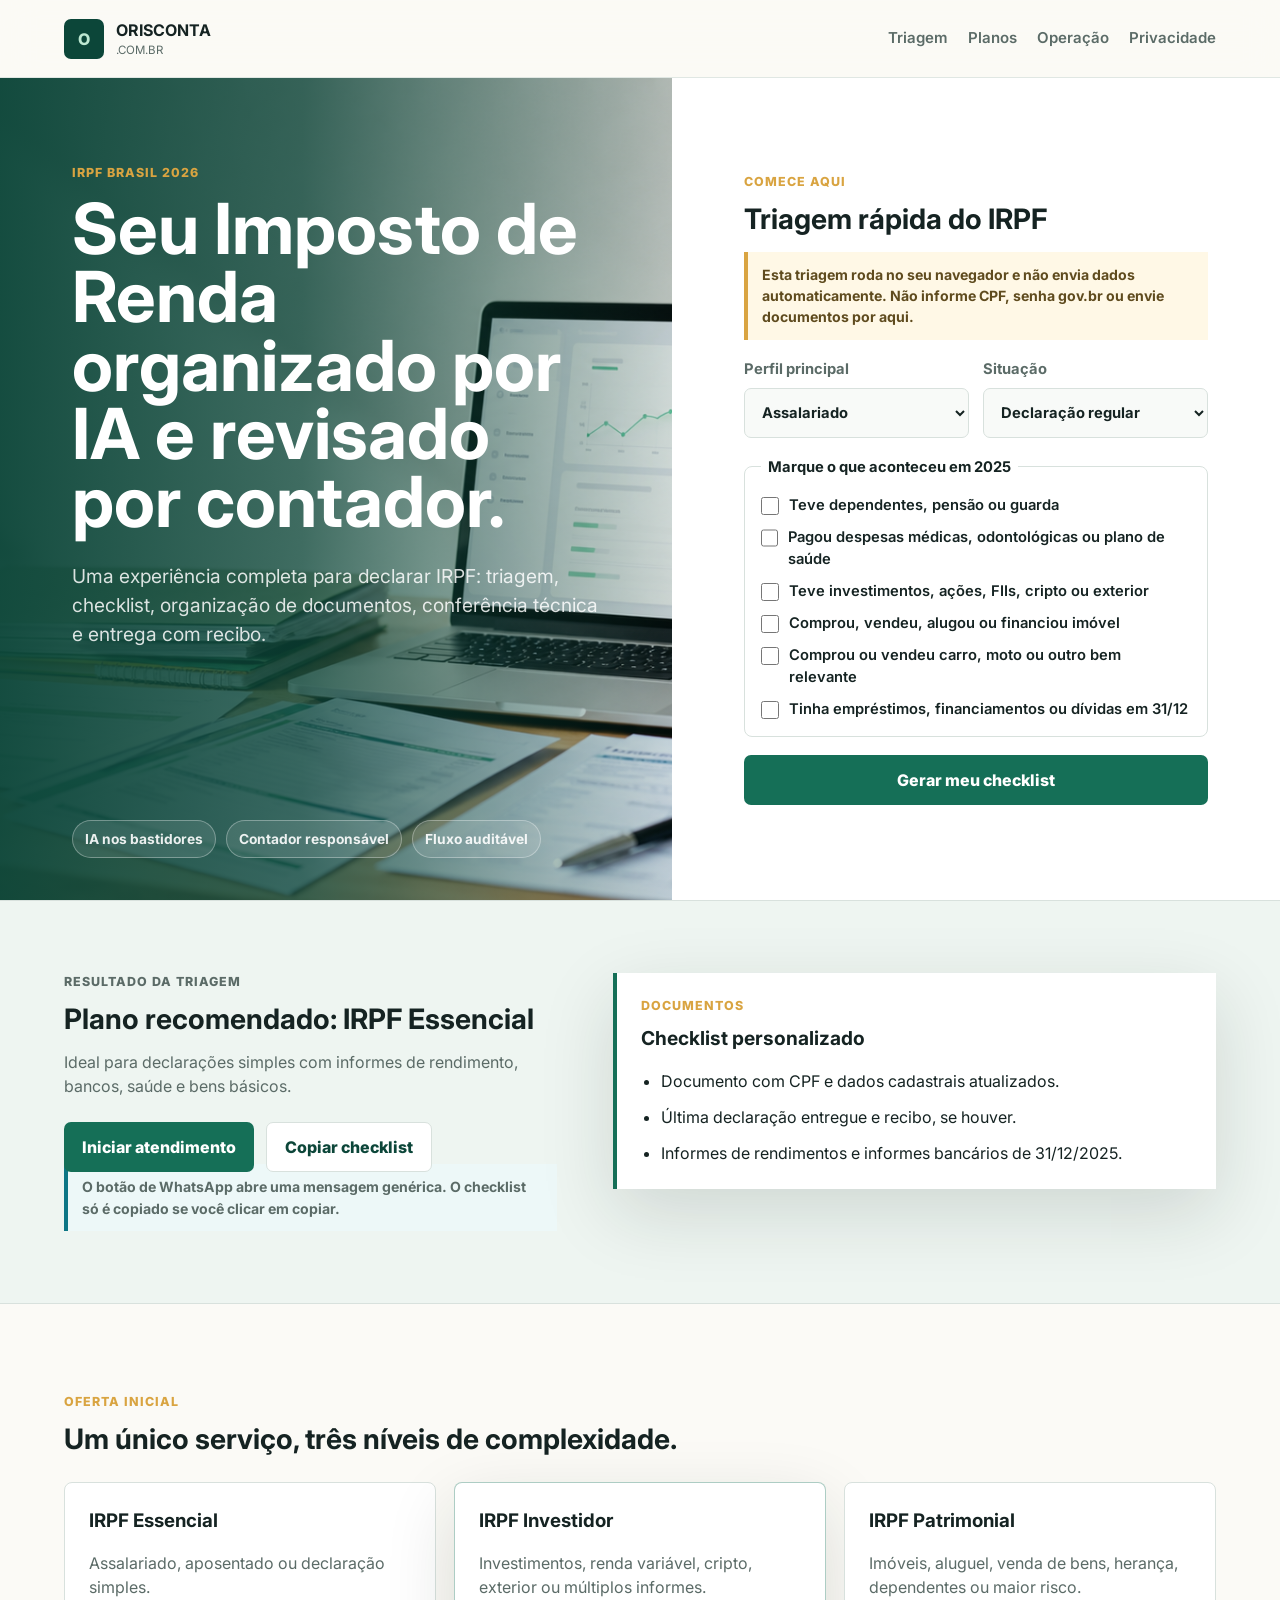
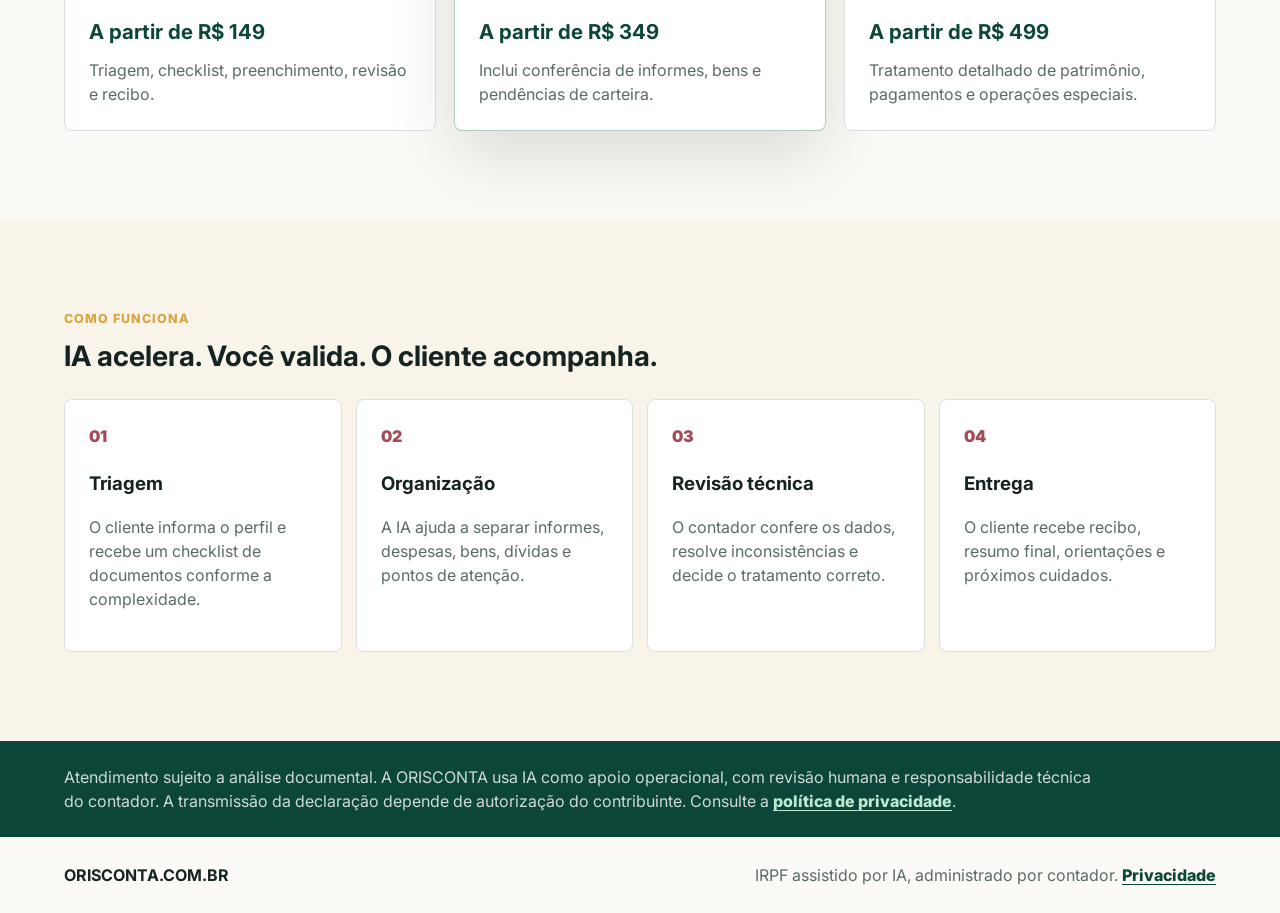
<file: index.html>
<!doctype html>
<html lang="pt-BR">
  <head>
    <meta charset="utf-8">
    <meta name="viewport" content="width=device-width, initial-scale=1">
    <meta
      name="description"
      content="ORISCONTA.COM.BR: declaração de Imposto de Renda Pessoa Física assistida por IA e revisada por contador."
    >
    <title>ORISCONTA.COM.BR | IRPF assistido por IA</title>
    <link rel="preconnect" href="https://fonts.googleapis.com">
    <link rel="preconnect" href="https://fonts.gstatic.com" crossorigin>
    <link
      href="https://fonts.googleapis.com/css2?family=Inter:wght@400;500;600;700;800&display=swap"
      rel="stylesheet"
    >
    <link rel="stylesheet" href="styles.css">
  </head>
  <body>
    <header class="site-header">
      <a class="brand" href="#inicio" aria-label="ORISCONTA.COM.BR">
        <span class="brand-mark">O</span>
        <span>
          <strong>ORISCONTA</strong>
          <small>.COM.BR</small>
        </span>
      </a>

      <nav class="nav-links" aria-label="Navegação principal">
        <a href="#triagem">Triagem</a>
        <a href="#planos">Planos</a>
        <a href="#operacao">Operação</a>
        <a href="privacidade.html">Privacidade</a>
      </nav>
    </header>

    <main id="inicio">
      <section class="intake-shell" id="triagem" aria-labelledby="hero-title">
        <div class="hero-panel">
          <p class="eyebrow">IRPF Brasil 2026</p>
          <h1 id="hero-title">Seu Imposto de Renda organizado por IA e revisado por contador.</h1>
          <p class="hero-copy">
            Uma experiência completa para declarar IRPF: triagem, checklist, organização de documentos,
            conferência técnica e entrega com recibo.
          </p>

          <div class="trust-row" aria-label="Diferenciais">
            <span>IA nos bastidores</span>
            <span>Contador responsável</span>
            <span>Fluxo auditável</span>
          </div>

          <img
            class="hero-image"
            src="assets/orisconta-irpf-ai.png"
            alt="Mesa de trabalho com notebook, documentos fiscais organizados e interface digital de análise."
          >
        </div>

        <form class="triage-panel" id="triage-form">
          <div class="panel-heading">
            <p class="eyebrow">Comece aqui</p>
            <h2>Triagem rápida do IRPF</h2>
          </div>

          <p class="security-note">
            Esta triagem roda no seu navegador e não envia dados automaticamente. Não informe CPF, senha gov.br
            ou envie documentos por aqui.
          </p>

          <div class="field-grid">
            <label>
              Perfil principal
              <select id="profile" name="profile">
                <option value="assalariado">Assalariado</option>
                <option value="aposentado">Aposentado ou pensionista</option>
                <option value="autonomo">Autônomo/profissional liberal</option>
                <option value="empresario">Sócio, empresário ou pró-labore</option>
              </select>
            </label>

            <label>
              Situação
              <select id="status" name="status">
                <option value="no-prazo">Declaração regular</option>
                <option value="atraso">Declaração em atraso</option>
                <option value="retificacao">Retificação</option>
              </select>
            </label>
          </div>

          <fieldset>
            <legend>Marque o que aconteceu em 2025</legend>
            <label class="check-row">
              <input type="checkbox" name="events" value="dependentes">
              Teve dependentes, pensão ou guarda
            </label>
            <label class="check-row">
              <input type="checkbox" name="events" value="saude">
              Pagou despesas médicas, odontológicas ou plano de saúde
            </label>
            <label class="check-row">
              <input type="checkbox" name="events" value="investimentos">
              Teve investimentos, ações, FIIs, cripto ou exterior
            </label>
            <label class="check-row">
              <input type="checkbox" name="events" value="imoveis">
              Comprou, vendeu, alugou ou financiou imóvel
            </label>
            <label class="check-row">
              <input type="checkbox" name="events" value="bens">
              Comprou ou vendeu carro, moto ou outro bem relevante
            </label>
            <label class="check-row">
              <input type="checkbox" name="events" value="dividas">
              Tinha empréstimos, financiamentos ou dívidas em 31/12
            </label>
          </fieldset>

          <button class="primary-button" type="submit">Gerar meu checklist</button>
          <p class="form-feedback" id="form-feedback" role="status" aria-live="polite"></p>
        </form>
      </section>

      <section class="result-band" id="resultado" aria-live="polite" tabindex="-1">
        <div class="result-summary">
          <p class="eyebrow">Resultado da triagem</p>
          <h2 id="recommendation-title">Plano recomendado: IRPF Essencial</h2>
          <p id="recommendation-copy">
            Ideal para declarações simples com informes de rendimento, bancos, saúde e bens básicos.
          </p>
          <div class="action-row">
            <a class="primary-link" id="whatsapp-link" href="https://wa.me/5521971501414" target="_blank" rel="noreferrer">
              Iniciar atendimento
            </a>
            <button class="ghost-button" id="copy-summary" type="button">Copiar checklist</button>
          </div>
          <p class="privacy-hint">
            O botão de WhatsApp abre uma mensagem genérica. O checklist só é copiado se você clicar em copiar.
          </p>
        </div>

        <div class="checklist-box">
          <div class="panel-heading compact">
            <p class="eyebrow">Documentos</p>
            <h2>Checklist personalizado</h2>
          </div>
          <ul id="checklist">
            <li>Documento com CPF e dados cadastrais atualizados.</li>
            <li>Última declaração entregue e recibo, se houver.</li>
            <li>Informes de rendimentos e informes bancários de 31/12/2025.</li>
          </ul>
        </div>
      </section>

      <section class="pricing-section" id="planos" aria-labelledby="pricing-title">
        <div class="section-heading">
          <p class="eyebrow">Oferta inicial</p>
          <h2 id="pricing-title">Um único serviço, três níveis de complexidade.</h2>
        </div>

        <div class="pricing-grid">
          <article class="plan">
            <h3>IRPF Essencial</h3>
            <p>Assalariado, aposentado ou declaração simples.</p>
            <strong>A partir de R$ 149</strong>
            <span>Triagem, checklist, preenchimento, revisão e recibo.</span>
          </article>

          <article class="plan featured">
            <h3>IRPF Investidor</h3>
            <p>Investimentos, renda variável, cripto, exterior ou múltiplos informes.</p>
            <strong>A partir de R$ 349</strong>
            <span>Inclui conferência de informes, bens e pendências de carteira.</span>
          </article>

          <article class="plan">
            <h3>IRPF Patrimonial</h3>
            <p>Imóveis, aluguel, venda de bens, herança, dependentes ou maior risco.</p>
            <strong>A partir de R$ 499</strong>
            <span>Tratamento detalhado de patrimônio, pagamentos e operações especiais.</span>
          </article>
        </div>
      </section>

      <section class="operation-section" id="operacao" aria-labelledby="operation-title">
        <div class="section-heading">
          <p class="eyebrow">Como funciona</p>
          <h2 id="operation-title">IA acelera. Você valida. O cliente acompanha.</h2>
        </div>

        <div class="steps">
          <article>
            <span>01</span>
            <h3>Triagem</h3>
            <p>O cliente informa o perfil e recebe um checklist de documentos conforme a complexidade.</p>
          </article>
          <article>
            <span>02</span>
            <h3>Organização</h3>
            <p>A IA ajuda a separar informes, despesas, bens, dívidas e pontos de atenção.</p>
          </article>
          <article>
            <span>03</span>
            <h3>Revisão técnica</h3>
            <p>O contador confere os dados, resolve inconsistências e decide o tratamento correto.</p>
          </article>
          <article>
            <span>04</span>
            <h3>Entrega</h3>
            <p>O cliente recebe recibo, resumo final, orientações e próximos cuidados.</p>
          </article>
        </div>
      </section>

      <section class="compliance-band" aria-label="Avisos importantes">
        <p>
          Atendimento sujeito a análise documental. A ORISCONTA usa IA como apoio operacional, com revisão humana
          e responsabilidade técnica do contador. A transmissão da declaração depende de autorização do contribuinte.
          Consulte a <a href="privacidade.html">política de privacidade</a>.
        </p>
      </section>
    </main>

    <footer class="site-footer">
      <strong>ORISCONTA.COM.BR</strong>
      <span>IRPF assistido por IA, administrado por contador. <a href="privacidade.html">Privacidade</a></span>
    </footer>

    <script src="script.js"></script>
  </body>
</html>
</file>
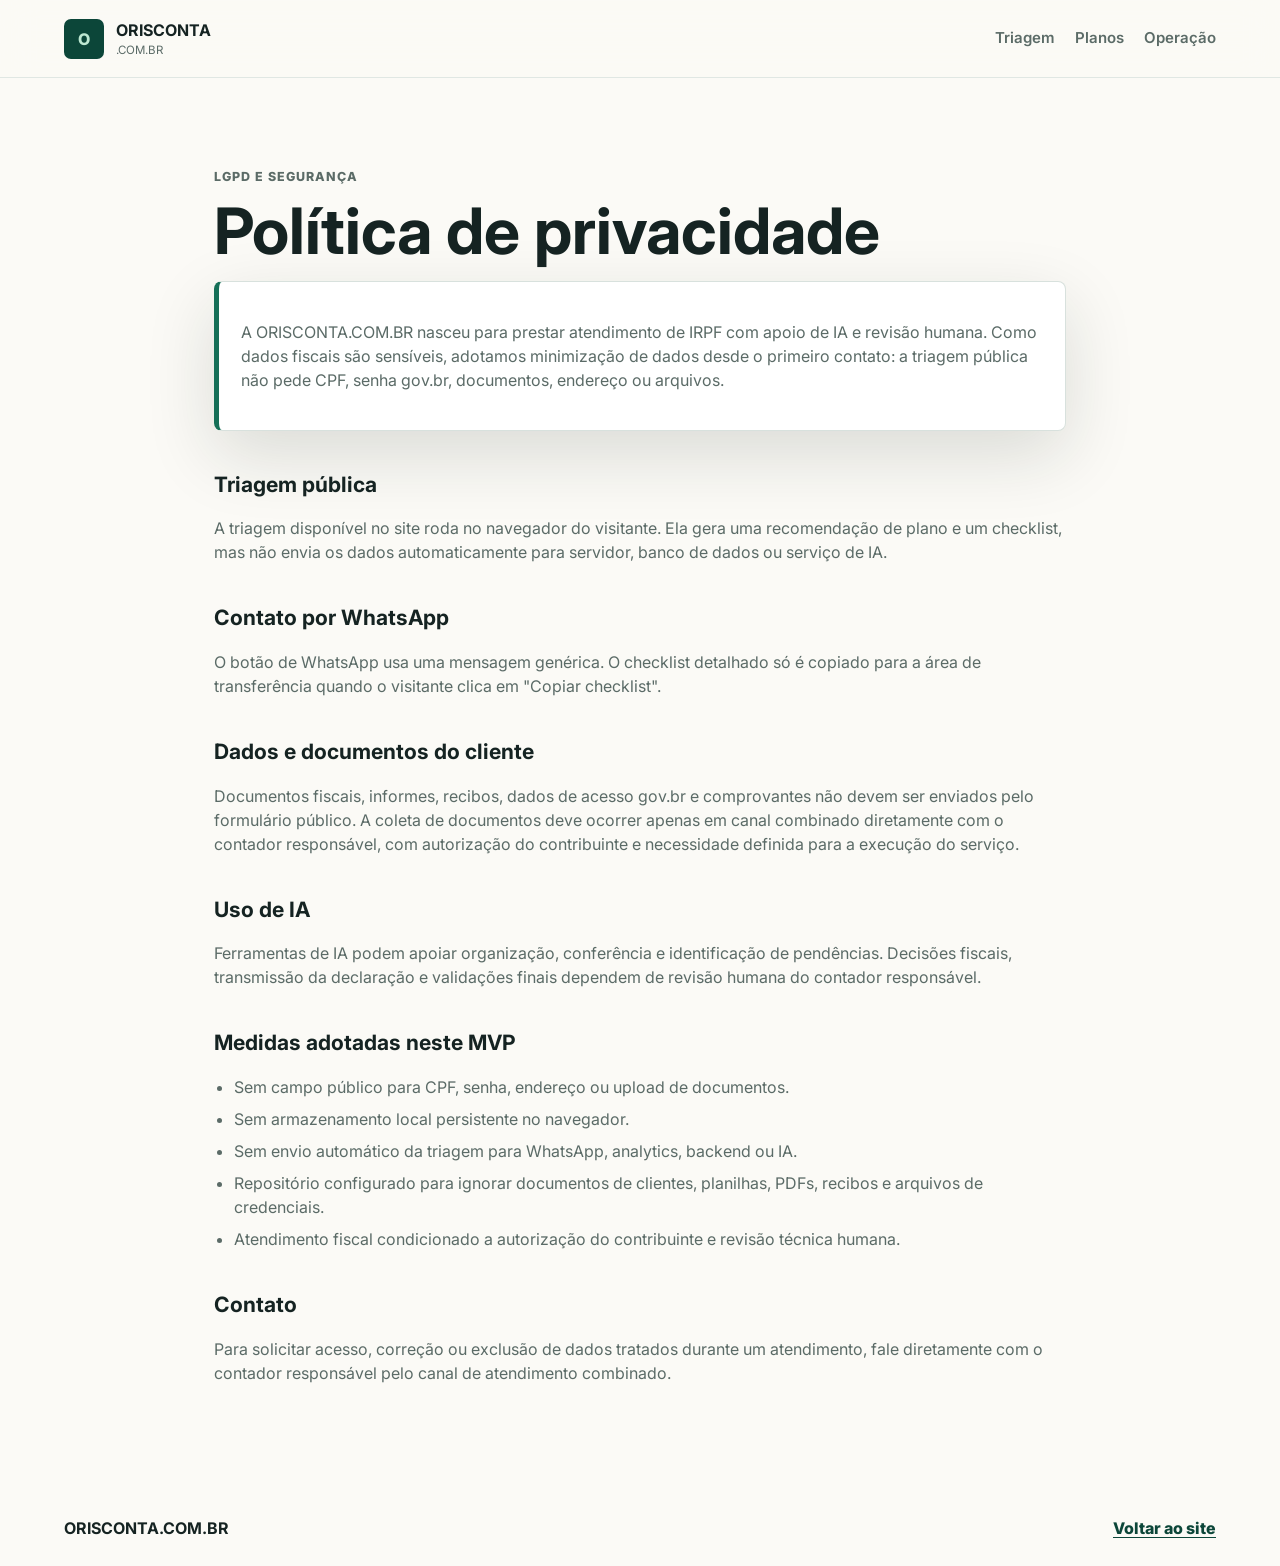
<file: privacidade.html>
<!doctype html>
<html lang="pt-BR">
  <head>
    <meta charset="utf-8">
    <meta name="viewport" content="width=device-width, initial-scale=1">
    <meta
      name="description"
      content="Política de privacidade da ORISCONTA.COM.BR para atendimento de IRPF assistido por IA."
    >
    <title>Privacidade | ORISCONTA.COM.BR</title>
    <link rel="preconnect" href="https://fonts.googleapis.com">
    <link rel="preconnect" href="https://fonts.gstatic.com" crossorigin>
    <link
      href="https://fonts.googleapis.com/css2?family=Inter:wght@400;500;600;700;800&display=swap"
      rel="stylesheet"
    >
    <link rel="stylesheet" href="styles.css">
  </head>
  <body>
    <header class="site-header">
      <a class="brand" href="index.html#inicio" aria-label="ORISCONTA.COM.BR">
        <span class="brand-mark">O</span>
        <span>
          <strong>ORISCONTA</strong>
          <small>.COM.BR</small>
        </span>
      </a>

      <nav class="nav-links" aria-label="Navegação principal">
        <a href="index.html#triagem">Triagem</a>
        <a href="index.html#planos">Planos</a>
        <a href="index.html#operacao">Operação</a>
      </nav>
    </header>

    <main class="privacy-main">
      <p class="eyebrow">LGPD e segurança</p>
      <h1>Política de privacidade</h1>

      <div class="privacy-card">
        <p>
          A ORISCONTA.COM.BR nasceu para prestar atendimento de IRPF com apoio de IA e revisão humana.
          Como dados fiscais são sensíveis, adotamos minimização de dados desde o primeiro contato:
          a triagem pública não pede CPF, senha gov.br, documentos, endereço ou arquivos.
        </p>
      </div>

      <h2>Triagem pública</h2>
      <p>
        A triagem disponível no site roda no navegador do visitante. Ela gera uma recomendação de plano e
        um checklist, mas não envia os dados automaticamente para servidor, banco de dados ou serviço de IA.
      </p>

      <h2>Contato por WhatsApp</h2>
      <p>
        O botão de WhatsApp usa uma mensagem genérica. O checklist detalhado só é copiado para a área de
        transferência quando o visitante clica em "Copiar checklist".
      </p>

      <h2>Dados e documentos do cliente</h2>
      <p>
        Documentos fiscais, informes, recibos, dados de acesso gov.br e comprovantes não devem ser enviados
        pelo formulário público. A coleta de documentos deve ocorrer apenas em canal combinado diretamente com
        o contador responsável, com autorização do contribuinte e necessidade definida para a execução do serviço.
      </p>

      <h2>Uso de IA</h2>
      <p>
        Ferramentas de IA podem apoiar organização, conferência e identificação de pendências. Decisões fiscais,
        transmissão da declaração e validações finais dependem de revisão humana do contador responsável.
      </p>

      <h2>Medidas adotadas neste MVP</h2>
      <ul>
        <li>Sem campo público para CPF, senha, endereço ou upload de documentos.</li>
        <li>Sem armazenamento local persistente no navegador.</li>
        <li>Sem envio automático da triagem para WhatsApp, analytics, backend ou IA.</li>
        <li>Repositório configurado para ignorar documentos de clientes, planilhas, PDFs, recibos e arquivos de credenciais.</li>
        <li>Atendimento fiscal condicionado a autorização do contribuinte e revisão técnica humana.</li>
      </ul>

      <h2>Contato</h2>
      <p>
        Para solicitar acesso, correção ou exclusão de dados tratados durante um atendimento, fale diretamente
        com o contador responsável pelo canal de atendimento combinado.
      </p>
    </main>

    <footer class="site-footer">
      <strong>ORISCONTA.COM.BR</strong>
      <span><a href="index.html">Voltar ao site</a></span>
    </footer>
  </body>
</html>
</file>
<file: styles.css>
:root {
  --ink: #152322;
  --muted: #5b6b67;
  --line: #d8e1dd;
  --paper: #fbfaf6;
  --white: #ffffff;
  --mint: #bde8d2;
  --green: #156f57;
  --green-dark: #0c4639;
  --teal: #0d7685;
  --gold: #d9a441;
  --rose: #a44956;
  --shadow: 0 24px 70px rgba(18, 35, 31, 0.14);
}

* {
  box-sizing: border-box;
}

html {
  scroll-behavior: smooth;
}

body {
  margin: 0;
  background: var(--paper);
  color: var(--ink);
  font-family: Inter, system-ui, -apple-system, BlinkMacSystemFont, "Segoe UI", sans-serif;
  line-height: 1.5;
}

a {
  color: inherit;
  text-decoration: none;
}

button,
input,
select {
  font: inherit;
}

.site-header {
  position: sticky;
  top: 0;
  z-index: 20;
  display: flex;
  align-items: center;
  justify-content: space-between;
  gap: 24px;
  padding: 18px clamp(18px, 5vw, 64px);
  background: rgba(251, 250, 246, 0.9);
  border-bottom: 1px solid rgba(216, 225, 221, 0.76);
  backdrop-filter: blur(18px);
}

.brand {
  display: inline-flex;
  align-items: center;
  gap: 12px;
  min-width: 0;
}

.brand-mark {
  display: grid;
  width: 40px;
  height: 40px;
  place-items: center;
  background: var(--green-dark);
  border-radius: 7px;
  color: var(--mint);
  font-weight: 800;
}

.brand strong,
.brand small {
  display: block;
}

.brand small {
  color: var(--muted);
  font-size: 0.72rem;
  letter-spacing: 0;
}

.nav-links {
  display: flex;
  align-items: center;
  gap: 20px;
  color: var(--muted);
  font-size: 0.94rem;
  font-weight: 600;
}

.nav-links a:hover {
  color: var(--green-dark);
}

.intake-shell {
  display: grid;
  grid-template-columns: minmax(0, 1.05fr) minmax(320px, 0.95fr);
  min-height: calc(100vh - 77px);
  border-bottom: 1px solid var(--line);
}

.hero-panel {
  position: relative;
  display: flex;
  min-height: 620px;
  flex-direction: column;
  justify-content: flex-start;
  overflow: hidden;
  padding: clamp(48px, 7vw, 86px) clamp(22px, 6vw, 72px) 42px;
  background: var(--green-dark);
  color: var(--white);
}

.hero-panel::after {
  position: absolute;
  inset: 0;
  z-index: 1;
  background: linear-gradient(90deg, rgba(12, 70, 57, 0.96) 0%, rgba(12, 70, 57, 0.78) 45%, rgba(12, 70, 57, 0.16) 100%);
  content: "";
}

.hero-image {
  position: absolute;
  inset: 0;
  width: 100%;
  height: 100%;
  object-fit: cover;
}

.eyebrow {
  margin: 0 0 12px;
  color: var(--gold);
  font-size: 0.78rem;
  font-weight: 800;
  letter-spacing: 0.08em;
  text-transform: uppercase;
}

.hero-panel > :not(.hero-image) {
  position: relative;
  z-index: 2;
  max-width: 640px;
}

.hero-panel h1 {
  margin: 0;
  font-size: clamp(2.25rem, 5.5vw, 5.55rem);
  line-height: 0.97;
  letter-spacing: 0;
}

.hero-copy {
  margin: 26px 0 0;
  max-width: 590px;
  color: rgba(255, 255, 255, 0.84);
  font-size: clamp(1rem, 1.5vw, 1.22rem);
}

.trust-row {
  display: flex;
  flex-wrap: wrap;
  gap: 10px;
  margin-top: auto;
  padding-top: 32px;
}

.trust-row span {
  border: 1px solid rgba(255, 255, 255, 0.32);
  border-radius: 999px;
  padding: 8px 12px;
  background: rgba(255, 255, 255, 0.1);
  color: rgba(255, 255, 255, 0.9);
  font-size: 0.86rem;
  font-weight: 700;
}

.triage-panel {
  display: flex;
  flex-direction: column;
  justify-content: center;
  gap: 18px;
  padding: clamp(28px, 6vw, 72px);
  background: var(--white);
}

.panel-heading h2,
.section-heading h2,
.result-summary h2 {
  margin: 0;
  font-size: clamp(1.5rem, 2.2vw, 2.35rem);
  line-height: 1.08;
  letter-spacing: 0;
}

.compact h2 {
  font-size: 1.2rem;
}

.security-note,
.privacy-hint,
.form-feedback {
  margin: 0;
  border-left: 4px solid var(--gold);
  padding: 12px 14px;
  background: #fff8e6;
  color: #5f4b1e;
  font-size: 0.88rem;
  font-weight: 700;
}

.privacy-hint {
  margin-top: -8px;
  border-left-color: var(--teal);
  background: #edf8f8;
  color: #214e52;
}

.form-feedback {
  display: none;
  border-left-color: var(--green);
  background: #eef8f2;
  color: var(--green-dark);
}

.form-feedback.is-visible {
  display: block;
}

.primary-button.is-complete {
  background: var(--green-dark);
}

label,
fieldset {
  color: var(--muted);
  font-size: 0.92rem;
  font-weight: 700;
}

input,
select {
  width: 100%;
  min-height: 50px;
  margin-top: 8px;
  border: 1px solid var(--line);
  border-radius: 7px;
  padding: 0 13px;
  background: #f8faf8;
  color: var(--ink);
  outline: none;
}

input:focus,
select:focus {
  border-color: var(--teal);
  box-shadow: 0 0 0 4px rgba(13, 118, 133, 0.13);
}

.field-grid {
  display: grid;
  grid-template-columns: repeat(2, minmax(0, 1fr));
  gap: 14px;
}

fieldset {
  display: grid;
  gap: 10px;
  margin: 0;
  border: 1px solid var(--line);
  border-radius: 8px;
  padding: 16px;
}

legend {
  padding: 0 7px;
  color: var(--ink);
}

.check-row {
  display: flex;
  align-items: flex-start;
  gap: 10px;
  color: var(--ink);
  font-weight: 600;
}

.check-row input {
  width: 18px;
  min-height: 18px;
  margin: 3px 0 0;
  accent-color: var(--green);
}

.primary-button,
.primary-link,
.ghost-button {
  display: inline-flex;
  min-height: 50px;
  align-items: center;
  justify-content: center;
  border-radius: 7px;
  padding: 0 18px;
  font-weight: 800;
  cursor: pointer;
}

.primary-button,
.primary-link {
  border: 0;
  background: var(--green);
  color: var(--white);
}

.primary-button:hover,
.primary-link:hover {
  background: var(--green-dark);
}

.ghost-button {
  border: 1px solid var(--line);
  background: var(--white);
  color: var(--green-dark);
}

.result-band {
  display: grid;
  grid-template-columns: minmax(0, 0.9fr) minmax(320px, 1.1fr);
  gap: clamp(20px, 5vw, 56px);
  padding: clamp(36px, 6vw, 72px) clamp(18px, 5vw, 64px);
  background: #eef5f1;
  border-bottom: 1px solid var(--line);
  scroll-margin-top: 78px;
}

.result-band:focus {
  outline: none;
}

.result-summary,
.checklist-box {
  align-self: start;
}

.result-summary p {
  color: var(--muted);
}

.action-row {
  display: flex;
  flex-wrap: wrap;
  gap: 12px;
  margin-top: 24px;
}

.checklist-box {
  border-left: 4px solid var(--green);
  padding: 24px;
  background: var(--white);
  box-shadow: var(--shadow);
}

.checklist-box ul {
  display: grid;
  gap: 12px;
  margin: 20px 0 0;
  padding-left: 20px;
}

.pricing-section,
.operation-section {
  padding: clamp(42px, 7vw, 90px) clamp(18px, 5vw, 64px);
}

.section-heading {
  max-width: 780px;
  margin-bottom: 28px;
}

.pricing-grid {
  display: grid;
  grid-template-columns: repeat(3, minmax(0, 1fr));
  gap: 18px;
}

.plan,
.steps article {
  border: 1px solid var(--line);
  border-radius: 8px;
  padding: 24px;
  background: var(--white);
}

.plan.featured {
  border-color: rgba(21, 111, 87, 0.35);
  box-shadow: var(--shadow);
}

.plan h3,
.steps h3 {
  margin: 0 0 10px;
  font-size: 1.17rem;
}

.plan p,
.plan span,
.steps p,
.compliance-band p {
  color: var(--muted);
}

.plan strong {
  display: block;
  margin: 18px 0 10px;
  color: var(--green-dark);
  font-size: 1.28rem;
}

.operation-section {
  background: #f8f4ea;
}

.steps {
  display: grid;
  grid-template-columns: repeat(4, minmax(0, 1fr));
  gap: 14px;
}

.steps span {
  display: inline-flex;
  margin-bottom: 22px;
  color: var(--rose);
  font-weight: 900;
}

.compliance-band {
  padding: 24px clamp(18px, 5vw, 64px);
  background: var(--green-dark);
  color: var(--white);
}

.compliance-band p {
  max-width: 1050px;
  margin: 0;
  color: rgba(255, 255, 255, 0.8);
}

.compliance-band a {
  color: var(--mint);
  font-weight: 800;
  text-decoration: underline;
  text-underline-offset: 3px;
}

.site-footer {
  display: flex;
  flex-wrap: wrap;
  justify-content: space-between;
  gap: 14px;
  padding: 26px clamp(18px, 5vw, 64px);
  color: var(--muted);
}

.site-footer strong {
  color: var(--ink);
}

.site-footer a {
  color: var(--green-dark);
  font-weight: 800;
  text-decoration: underline;
  text-underline-offset: 3px;
}

.privacy-main {
  max-width: 920px;
  margin: 0 auto;
  padding: clamp(42px, 7vw, 92px) clamp(18px, 5vw, 34px);
}

.privacy-main h1 {
  margin: 0 0 18px;
  font-size: clamp(2.1rem, 5vw, 4.4rem);
  line-height: 1;
}

.privacy-main h2 {
  margin: 38px 0 12px;
  font-size: 1.32rem;
}

.privacy-main p,
.privacy-main li {
  color: var(--muted);
}

.privacy-main ul {
  display: grid;
  gap: 8px;
  padding-left: 20px;
}

.privacy-card {
  border: 1px solid var(--line);
  border-left: 5px solid var(--green);
  border-radius: 8px;
  padding: 22px;
  background: var(--white);
  box-shadow: var(--shadow);
}

@media (max-width: 980px) {
  .intake-shell,
  .result-band {
    grid-template-columns: 1fr;
  }

  .hero-panel {
    min-height: 560px;
  }

  .pricing-grid,
  .steps {
    grid-template-columns: repeat(2, minmax(0, 1fr));
  }
}

@media (max-width: 680px) {
  .site-header {
    position: static;
    align-items: flex-start;
  }

  .nav-links {
    display: none;
  }

  .hero-panel {
    min-height: 520px;
  }

  .hero-panel::after {
    background: linear-gradient(180deg, rgba(12, 70, 57, 0.98) 0%, rgba(12, 70, 57, 0.82) 60%, rgba(12, 70, 57, 0.34) 100%);
  }

  .field-grid,
  .pricing-grid,
  .steps {
    grid-template-columns: 1fr;
  }

  .triage-panel {
    padding: 28px 18px 34px;
  }

  .checklist-box {
    padding: 20px;
  }
}
</file>
